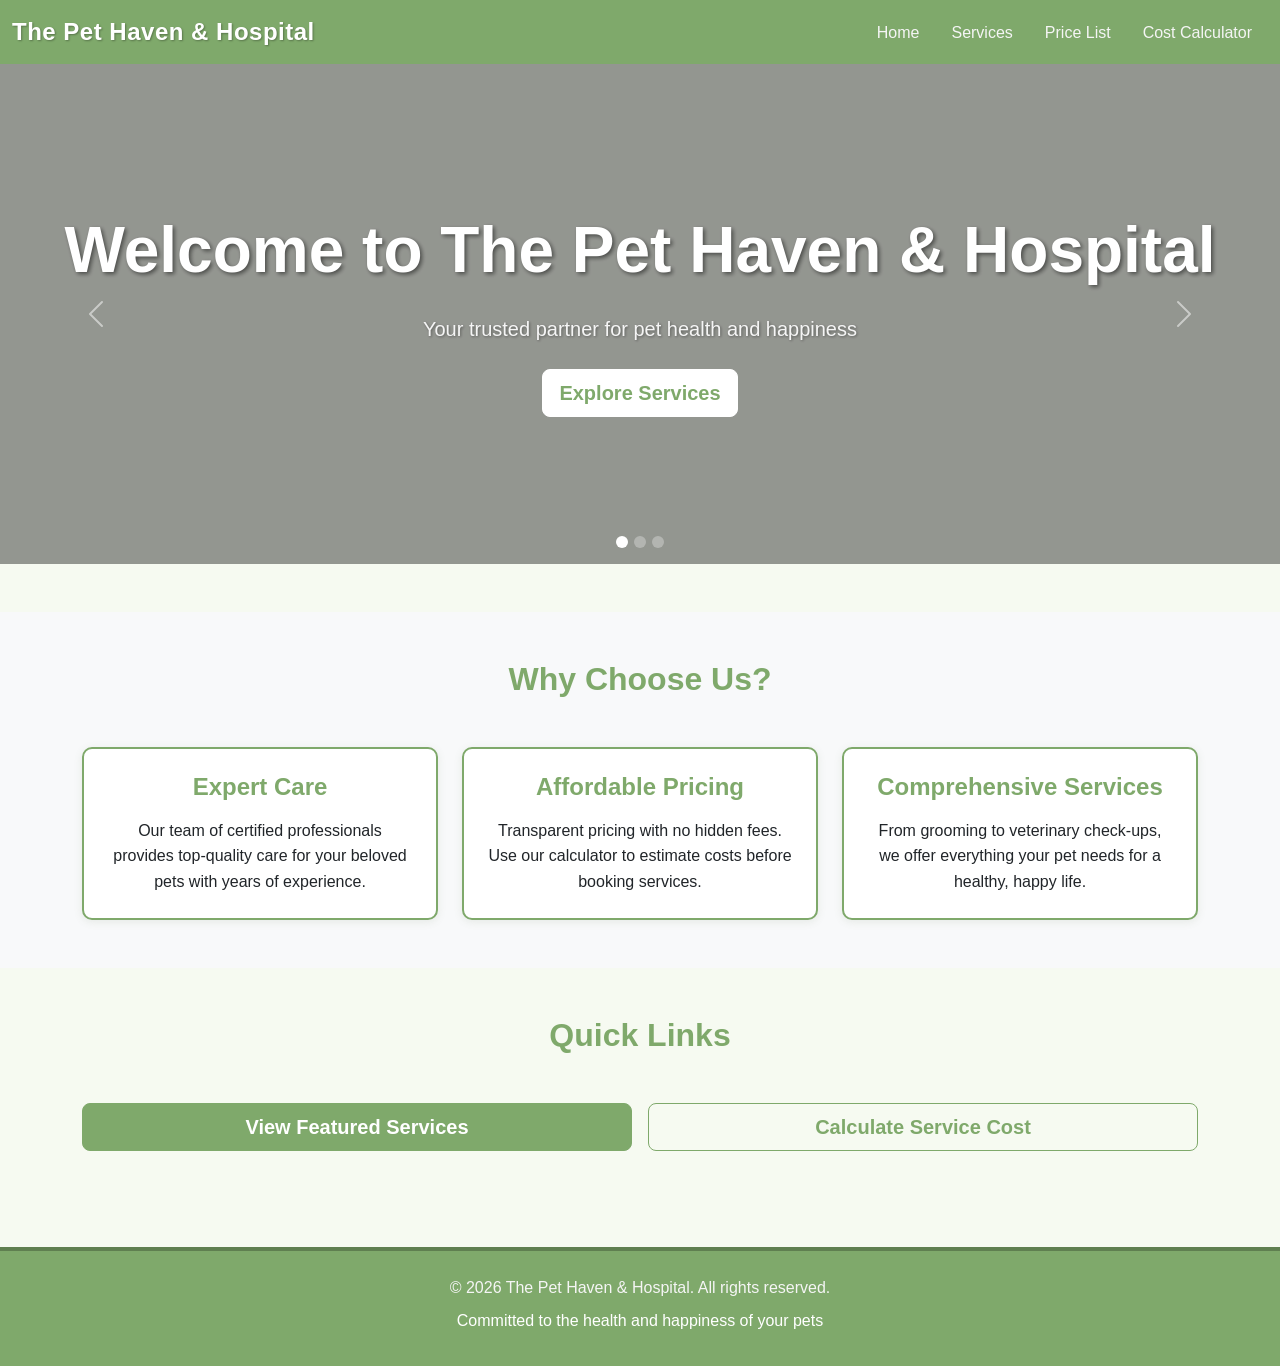
<file: index.html>
<!DOCTYPE html>
<html lang="en">
<head>
    <meta charset="UTF-8">
    <meta name="viewport" content="width=device-width, initial-scale=1.0">
    <title>The Pet Haven & Hospital | Home</title>
    <link href="https://cdn.jsdelivr.net/npm/bootstrap@5.3.0/dist/css/bootstrap.min.css" rel="stylesheet">
    <link rel="stylesheet" href="styles.css">
    <link rel="shortcut icon" href="favicon.png" type="image/png">
</head>
<body>
    <nav class="navbar navbar-expand-lg navbar-dark bg-primary">
        <div class="container-fluid">
            <a class="navbar-brand fw-bold" href="index.html">The Pet Haven & Hospital</a>
            <button class="navbar-toggler" type="button" data-bs-toggle="collapse" data-bs-target="#navbarNav">
                <span class="navbar-toggler-icon"></span>
            </button>
            <div class="collapse navbar-collapse" id="navbarNav">
                <ul class="navbar-nav ms-auto">
                    <li class="nav-item">
                        <a class="nav-link active" href="index.html">Home</a>
                    </li>
                    <li class="nav-item">
                        <a class="nav-link" href="services.html">Services</a>
                    </li>
                    <li class="nav-item">
                        <a class="nav-link" href="prices.html">Price List</a>
                    </li>
                    <li class="nav-item">
                        <a class="nav-link" href="calculator.html">Cost Calculator</a>
                    </li>
                </ul>
            </div>
        </div>
    </nav>

    <main role="main">
        <section class="carousel-section mb-5">
            <div id="heroCarousel" class="carousel slide" data-bs-ride="carousel">
                <div class="carousel-indicators">
                    <button type="button" data-bs-target="#heroCarousel" data-bs-slide-to="0" class="active"></button>
                    <button type="button" data-bs-target="#heroCarousel" data-bs-slide-to="1"></button>
                    <button type="button" data-bs-target="#heroCarousel" data-bs-slide-to="2"></button>
                </div>
                <div class="carousel-inner">
                    <div class="carousel-item active">
                        <div class="carousel-slide d-flex align-items-center justify-content-center">
                            <div class="text-center text-white">
                                <h1 class="display-3 fw-bold mb-4">Welcome to The Pet Haven & Hospital</h1>
                                <p class="lead mb-4">Your trusted partner for pet health and happiness</p>
                                <a href="services.html" class="btn btn-light btn-lg">Explore Services</a>
                            </div>
                        </div>
                    </div>
                    <div class="carousel-item professional-care">
                        <div class="carousel-slide d-flex align-items-center justify-content-center">
                            <div class="text-center text-white">
                                <h2 class="display-3 fw-bold mb-4">Professional Care</h2>
                                <p class="lead mb-4">Expert grooming and veterinary services</p>
                                <a href="prices.html" class="btn btn-light btn-lg">View Prices</a>
                            </div>
                        </div>
                    </div>
                    <div class="carousel-item calculate-your-costs">
                        <div class="carousel-slide d-flex align-items-center justify-content-center">
                            <div class="text-center text-white">
                                <h2 class="display-3 fw-bold mb-4">Calculate Your Costs</h2>
                                <p class="lead mb-4">Get instant pricing for your pet's needs</p>
                                <a href="calculator.html" class="btn btn-light btn-lg">Try Calculator</a>
                            </div>
                        </div>
                    </div>
                </div>
                <button class="carousel-control-prev" type="button" data-bs-target="#heroCarousel" data-bs-slide="prev">
                    <span class="carousel-control-prev-icon"></span>
                </button>
                <button class="carousel-control-next" type="button" data-bs-target="#heroCarousel" data-bs-slide="next">
                    <span class="carousel-control-next-icon"></span>
                </button>
            </div>
        </section>

        <section class="py-5 bg-light">
            <div class="container">
                <h2 class="text-center mb-5 text-primary fw-bold">Why Choose Us?</h2>
                <div class="row g-4">
                    <div class="col-md-4">
                        <div class="card border-primary h-100">
                            <div class="card-body text-center">
                                <h4 class="card-title text-primary mb-3">Expert Care</h4>
                                <p class="card-text">Our team of certified professionals provides top-quality care for your beloved pets with years of experience.</p>
                            </div>
                        </div>
                    </div>
                    <div class="col-md-4">
                        <div class="card border-primary h-100">
                            <div class="card-body text-center">
                                <h4 class="card-title text-primary mb-3">Affordable Pricing</h4>
                                <p class="card-text">Transparent pricing with no hidden fees. Use our calculator to estimate costs before booking services.</p>
                            </div>
                        </div>
                    </div>
                    <div class="col-md-4">
                        <div class="card border-primary h-100">
                            <div class="card-body text-center">
                                <h4 class="card-title text-primary mb-3">Comprehensive Services</h4>
                                <p class="card-text">From grooming to veterinary check-ups, we offer everything your pet needs for a healthy, happy life.</p>
                            </div>
                        </div>
                    </div>
                </div>
            </div>
        </section>

        <section class="py-5">
            <div class="container">
                <h2 class="text-center mb-5 text-primary fw-bold">Quick Links</h2>
                <div class="row g-3 text-center">
                    <div class="col-md-6">
                        <button class="btn btn-primary btn-lg w-100" data-bs-toggle="modal" data-bs-target="#serviceModal">
                            View Featured Services
                        </button>
                    </div>
                    <div class="col-md-6">
                        <a href="calculator.html" class="btn btn-outline-primary btn-lg w-100">
                            Calculate Service Cost
                        </a>
                    </div>
                </div>
            </div>
        </section>
    </main>

    <div class="modal fade" id="serviceModal" tabindex="-1">
        <div class="modal-dialog modal-lg">
            <div class="modal-content">
                <div class="modal-header bg-primary text-white">
                    <h5 class="modal-title">Featured Services</h5>
                    <button type="button" class="btn-close btn-close-white" data-bs-dismiss="modal"></button>
                </div>
                <div class="modal-body">
                    <ul class="list-unstyled">
                        <li class="mb-3 pb-3 border-bottom">
                            <strong>Professional Grooming</strong> - $35-60 depending on pet size and breed
                        </li>
                        <li class="mb-3 pb-3 border-bottom">
                            <strong>Veterinary Check-up</strong> - $50 standard consultation
                        </li>
                        <li class="mb-3 pb-3 border-bottom">
                            <strong>Bath & Nail Trim</strong> - $30-45
                        </li>
                        <li>
                            <strong>Vaccination Services</strong> - $25-40 per vaccination
                        </li>
                    </ul>
                </div>
                <div class="modal-footer">
                    <button type="button" class="btn btn-secondary" data-bs-dismiss="modal">Close</button>
                    <a href="prices.html" class="btn btn-primary">View Full Price List</a>
                </div>
            </div>
        </div>
    </div>

    <footer class="text-white py-4 mt-5">
        <div class="container text-center">
            <p class="mb-2">&copy; 2026 The Pet Haven & Hospital. All rights reserved.</p>
            <p class="text-white">Committed to the health and happiness of your pets</p>
        </div>
    </footer>

    <script src="https://cdn.jsdelivr.net/npm/bootstrap@5.3.0/dist/js/bootstrap.bundle.min.js"></script>
    <script src="script.js"></script>
</body>
</html>
</file>
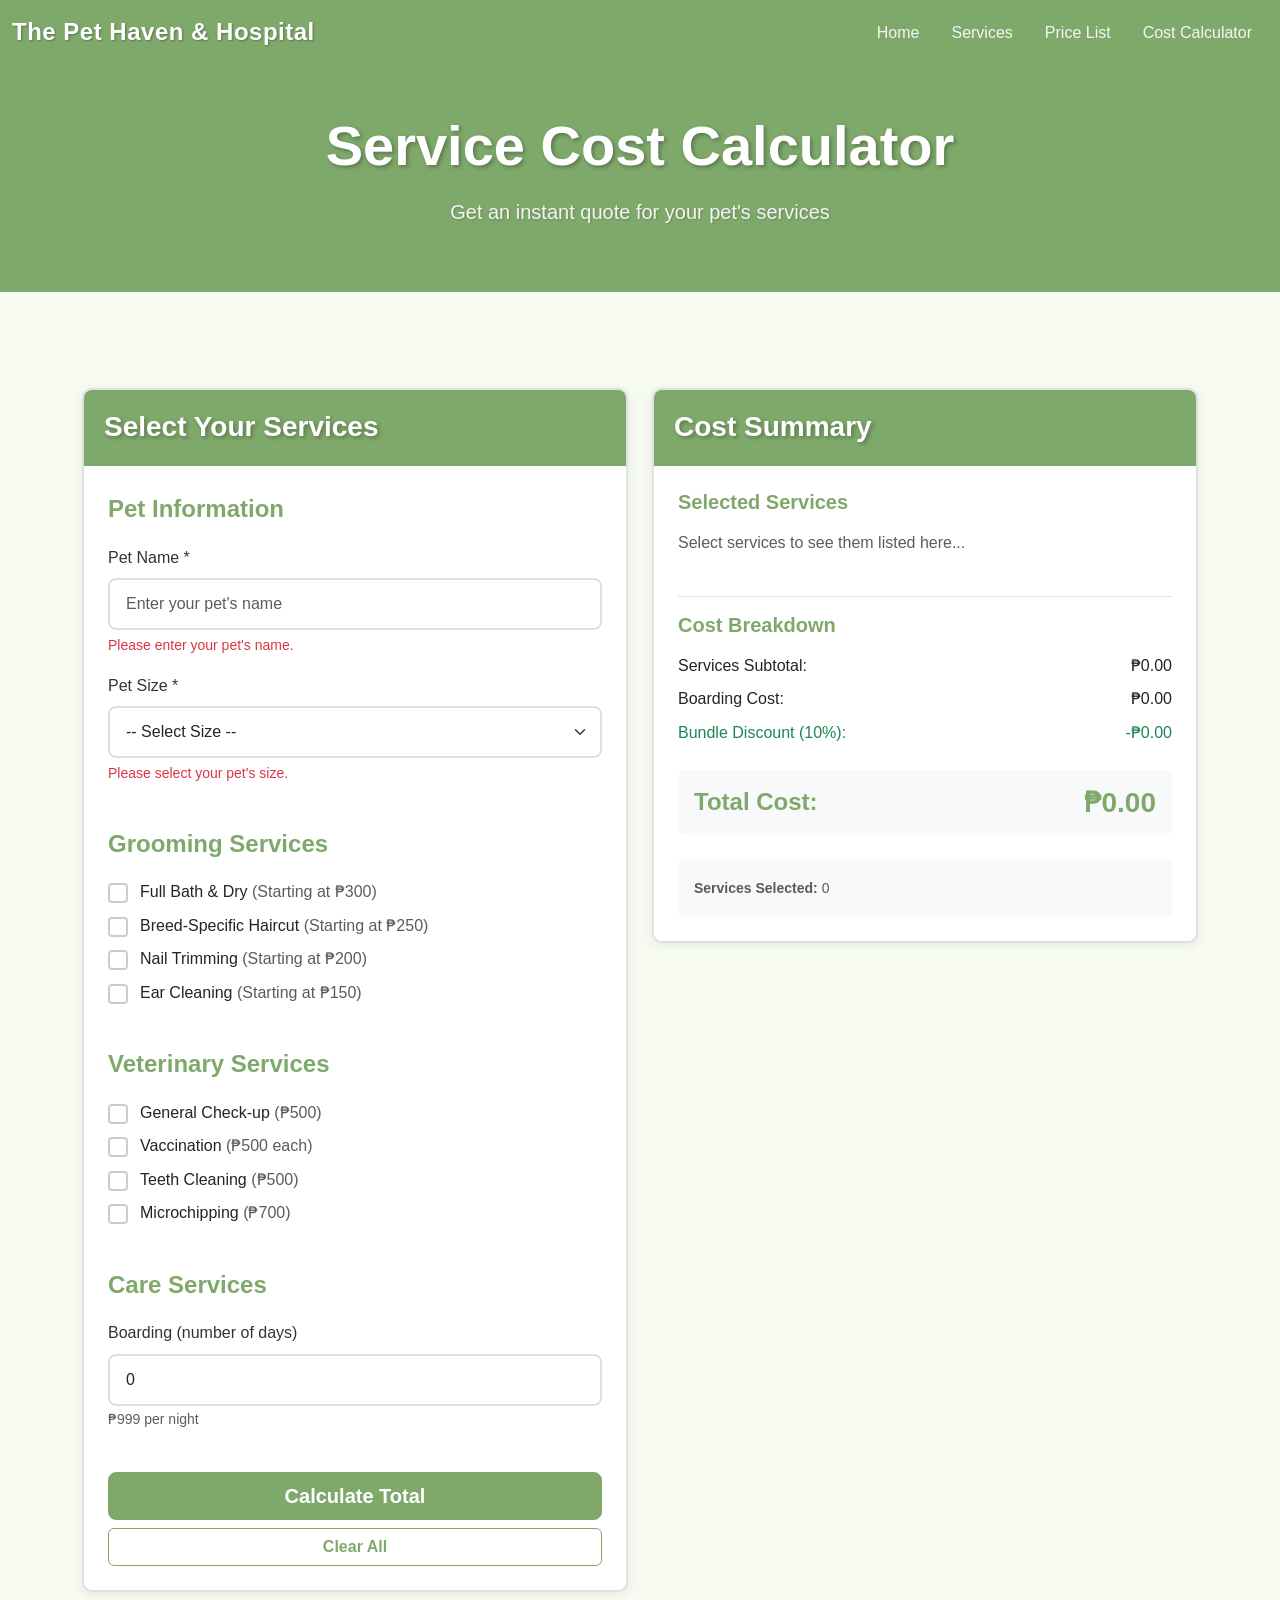
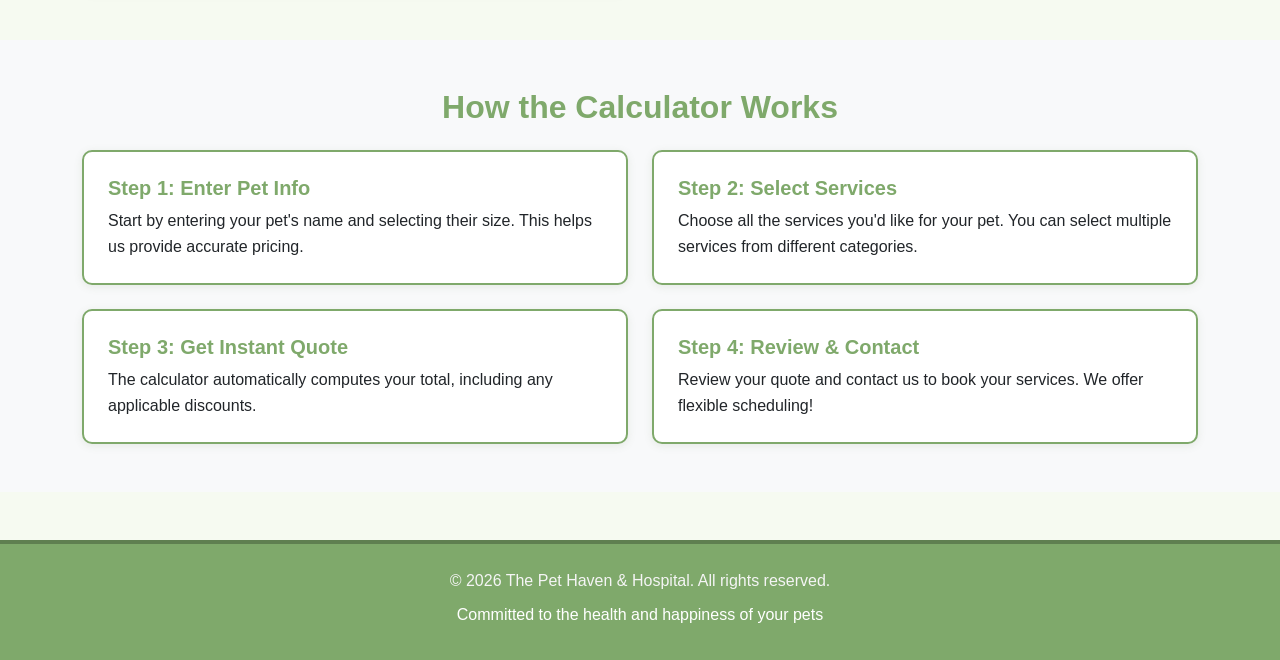
<file: calculator.html>
<!DOCTYPE html>
<html lang="en">
<head>
    <meta charset="UTF-8">
    <meta name="viewport" content="width=device-width, initial-scale=1.0">
    <title>Cost Calculator | The Pet Haven & Hospital</title>
    <link href="https://cdn.jsdelivr.net/npm/bootstrap@5.3.0/dist/css/bootstrap.min.css" rel="stylesheet">
    <link rel="stylesheet" href="styles.css">
    <link rel="shortcut icon" href="favicon.png" type="image/png">
</head>
<body>
    <nav class="navbar navbar-expand-lg navbar-dark bg-primary">
        <div class="container-fluid">
            <a class="navbar-brand fw-bold" href="index.html">The Pet Haven & Hospital</a>
            <button class="navbar-toggler" type="button" data-bs-toggle="collapse" data-bs-target="#navbarNav">
                <span class="navbar-toggler-icon"></span>
            </button>
            <div class="collapse navbar-collapse" id="navbarNav">
                <ul class="navbar-nav ms-auto">
                    <li class="nav-item">
                        <a class="nav-link" href="index.html">Home</a>
                    </li>
                    <li class="nav-item">
                        <a class="nav-link" href="services.html">Services</a>
                    </li>
                    <li class="nav-item">
                        <a class="nav-link" href="prices.html">Price List</a>
                    </li>
                    <li class="nav-item">
                        <a class="nav-link active" href="calculator.html">Cost Calculator</a>
                    </li>
                </ul>
            </div>
        </div>
    </nav>

    <main role="main">
        <section class="bg-primary text-white py-5 mb-5">
            <div class="container text-center">
                <h1 class="display-4 fw-bold mb-3">Service Cost Calculator</h1>
                <p class="lead">Get an instant quote for your pet's services</p>
            </div>
        </section>

        <section class="py-5">
            <div class="container">
                <div class="row g-4">
                    <div class="col-lg-6">
                        <article class="card">
                            <div class="card-header bg-primary text-white">
                                <h3 class="card-title mb-0">Select Your Services</h3>
                            </div>
                            <div class="card-body">
                                <form id="calculatorForm" novalidate>
                                    <fieldset class="mb-4">
                                        <legend class="form-label fw-bold text-primary mb-3">Pet Information</legend>
                                        
                                        <div class="mb-3">
                                            <label for="petName" class="form-label">Pet Name *</label>
                                            <input type="text" class="form-control" id="petName" name="petName" required placeholder="Enter your pet's name">
                                            <div class="invalid-feedback">
                                                Please enter your pet's name.
                                            </div>
                                        </div>

                                        <div class="mb-3">
                                            <label for="petSize" class="form-label">Pet Size *</label>
                                            <select class="form-select" id="petSize" name="petSize" required>
                                                <option value="">-- Select Size --</option>
                                                <option value="small">Small (Under 15 lbs)</option>
                                                <option value="medium">Medium (15-50 lbs)</option>
                                                <option value="large">Large (Over 50 lbs)</option>
                                            </select>
                                            <div class="invalid-feedback">
                                                Please select your pet's size.
                                            </div>
                                        </div>
                                    </fieldset>

                                    <fieldset class="mb-4">
                                        <legend class="form-label fw-bold text-primary mb-3">Grooming Services</legend>
                                        
                                        <div class="form-check mb-2">
                                            <input class="form-check-input service-checkbox" type="checkbox" id="bathService" name="services" value="bath" data-price-small="300" data-price-medium="400" data-price-large="500" data-price="300">
                                            <label class="form-check-label" for="bathService">
                                                Full Bath & Dry <span class="text-muted">(Starting at ₱300)</span>
                                            </label>
                                        </div>

                                        <div class="form-check mb-2">
                                            <input class="form-check-input service-checkbox" type="checkbox" id="haircut" name="services" value="haircut" data-price-small="250" data-price-medium="350" data-price-large="450" data-price="250">
                                            <label class="form-check-label" for="haircut">
                                                Breed-Specific Haircut <span class="text-muted">(Starting at ₱250)</span>
                                            </label>
                                        </div>

                                        <div class="form-check mb-2">
                                            <input class="form-check-input service-checkbox" type="checkbox" id="nailTrim" name="services" value="nails" data-price-small="200" data-price-medium="300" data-price-large="400" data-price="200">
                                            <label class="form-check-label" for="nailTrim">
                                                Nail Trimming <span class="text-muted">(Starting at ₱200)</span>
                                            </label>
                                        </div>

                                        <div class="form-check mb-3">
                                            <input class="form-check-input service-checkbox" type="checkbox" id="earClean" name="services" value="ears" data-price-small="150" data-price-medium="200" data-price-large="250" data-price="150">
                                            <label class="form-check-label" for="earClean">
                                                Ear Cleaning <span class="text-muted">(Starting at ₱150)</span>
                                            </label>
                                        </div>
                                    </fieldset>

                                    <fieldset class="mb-4">
                                        <legend class="form-label fw-bold text-primary mb-3">Veterinary Services</legend>
                                        
                                        <div class="form-check mb-2">
                                            <input class="form-check-input service-checkbox" type="checkbox" id="checkup" name="services" value="checkup" data-price="500">
                                            <label class="form-check-label" for="checkup">
                                                General Check-up <span class="text-muted">(₱500)</span>
                                            </label>
                                        </div>

                                        <div class="form-check mb-2">
                                            <input class="form-check-input service-checkbox" type="checkbox" id="vaccination" name="services" value="vaccination" data-price="500">
                                            <label class="form-check-label" for="vaccination">
                                                Vaccination <span class="text-muted">(₱500 each)</span>
                                            </label>
                                        </div>

                                        <div class="form-check mb-2">
                                            <input class="form-check-input service-checkbox" type="checkbox" id="teethCleaning" name="services" value="teeth" data-price="500">
                                            <label class="form-check-label" for="teethCleaning">
                                                Teeth Cleaning <span class="text-muted">(₱500)</span>
                                            </label>
                                        </div>

                                        <div class="form-check mb-3">
                                            <input class="form-check-input service-checkbox" type="checkbox" id="microchip" name="services" value="microchip" data-price="700">
                                            <label class="form-check-label" for="microchip">
                                                Microchipping <span class="text-muted">(₱700)</span>
                                            </label>
                                        </div>
                                    </fieldset>

                                    <fieldset class="mb-4">
                                        <legend class="form-label fw-bold text-primary mb-3">Care Services</legend>
                                        
                                        <div class="mb-3">
                                            <label for="boardingDays" class="form-label">Boarding (number of days)</label>
                                            <input type="number" class="form-control" id="boardingDays" name="boardingDays" min="0" value="0" placeholder="0">
                                            <small class="text-muted">₱999 per night</small>
                                        </div>

                                    </fieldset>

                                    <div class="d-grid gap-2">
                                        <button type="submit" class="btn btn-primary btn-lg">Calculate Total</button>
                                        <button type="reset" class="btn btn-outline-secondary">Clear All</button>
                                    </div>
                                </form>
                            </div>
                        </article>
                    </div>

                    <div class="col-lg-6">
                        <article class="card position-sticky" style="top: 20px;">
                            <div class="card-header bg-primary text-white">
                                <h3 class="card-title mb-0">Cost Summary</h3>
                            </div>
                            <div class="card-body">
                                <section class="mb-4">
                                    <h5 class="text-primary fw-bold mb-3">Selected Services</h5>
                                    <div id="selectedServices" class="list-group list-group-flush">
                                        <p class="text-muted">Select services to see them listed here...</p>
                                    </div>
                                </section>

                                <section class="mb-4 pt-3 border-top">
                                    <h5 class="text-primary fw-bold mb-3">Cost Breakdown</h5>
                                    <div class="d-flex justify-content-between mb-2">
                                        <span>Services Subtotal:</span>
                                        <span id="subtotal">₱0.00</span>
                                    </div>
                                    <div class="d-flex justify-content-between mb-2">
                                        <span>Boarding Cost:</span>
                                        <span id="boardingCost">₱0.00</span>
                                    </div>
                                    <div class="d-flex justify-content-between mb-3" id="discountRow" style="display: none;">
                                        <span class="text-success">Bundle Discount (10%):</span>
                                        <span id="discountAmount" class="text-success">-₱0.00</span>
                                    </div>
                                </section>

                                <section class="p-3 bg-light rounded mb-4">
                                    <div class="d-flex justify-content-between align-items-center">
                                        <h4 class="mb-0 text-primary fw-bold">Total Cost:</h4>
                                        <h3 class="mb-0 text-primary fw-bold" id="totalCost">₱0.00</h3>
                                    </div>
                                </section>
                                <section id="petInfoDisplay" style="display: none;" class="mb-4 p-3 bg-info bg-opacity-10 rounded">
                                    <h5 class="text-primary fw-bold mb-2">Pet Information</h5>
                                    <p class="mb-1"><strong>Name:</strong> <span id="displayPetName">-</span></p>
                                    <p class="mb-0"><strong>Size:</strong> <span id="displayPetSize">-</span></p>
                                </section>

                                <section class="p-3 bg-light rounded">
                                    <small class="text-muted">
                                        <strong>Services Selected:</strong> <span id="serviceCount">0</span>
                                    </small>
                                </section>
                            </div>
                        </article>
                    </div>
                </div>
            </div>
        </section>

        <section class="py-5 bg-light">
            <div class="container">
                <h2 class="text-primary fw-bold mb-4 text-center">How the Calculator Works</h2>
                <div class="row g-4">
                    <div class="col-md-6">
                        <div class="card border-primary h-100">
                            <div class="card-body">
                                <h5 class="card-title text-primary fw-bold">Step 1: Enter Pet Info</h5>
                                <p class="card-text">Start by entering your pet's name and selecting their size. This helps us provide accurate pricing.</p>
                            </div>
                        </div>
                    </div>
                    <div class="col-md-6">
                        <div class="card border-primary h-100">
                            <div class="card-body">
                                <h5 class="card-title text-primary fw-bold">Step 2: Select Services</h5>
                                <p class="card-text">Choose all the services you'd like for your pet. You can select multiple services from different categories.</p>
                            </div>
                        </div>
                    </div>
                    <div class="col-md-6">
                        <div class="card border-primary h-100">
                            <div class="card-body">
                                <h5 class="card-title text-primary fw-bold">Step 3: Get Instant Quote</h5>
                                <p class="card-text">The calculator automatically computes your total, including any applicable discounts.</p>
                            </div>
                        </div>
                    </div>
                    <div class="col-md-6">
                        <div class="card border-primary h-100">
                            <div class="card-body">
                                <h5 class="card-title text-primary fw-bold">Step 4: Review & Contact</h5>
                                <p class="card-text">Review your quote and contact us to book your services. We offer flexible scheduling!</p>
                            </div>
                        </div>
                    </div>
                </div>
            </div>
        </section>
    </main>

    <footer class="text-white py-4 mt-5">
        <div class="container text-center">
            <p class="mb-2">&copy; 2026 The Pet Haven & Hospital. All rights reserved.</p>
            <p class="text-white">Committed to the health and happiness of your pets</p>
        </div>
    </footer>

    <script src="https://cdn.jsdelivr.net/npm/bootstrap@5.3.0/dist/js/bootstrap.bundle.min.js"></script>
    <script src="script.js"></script>
</body>
</html>
</file>
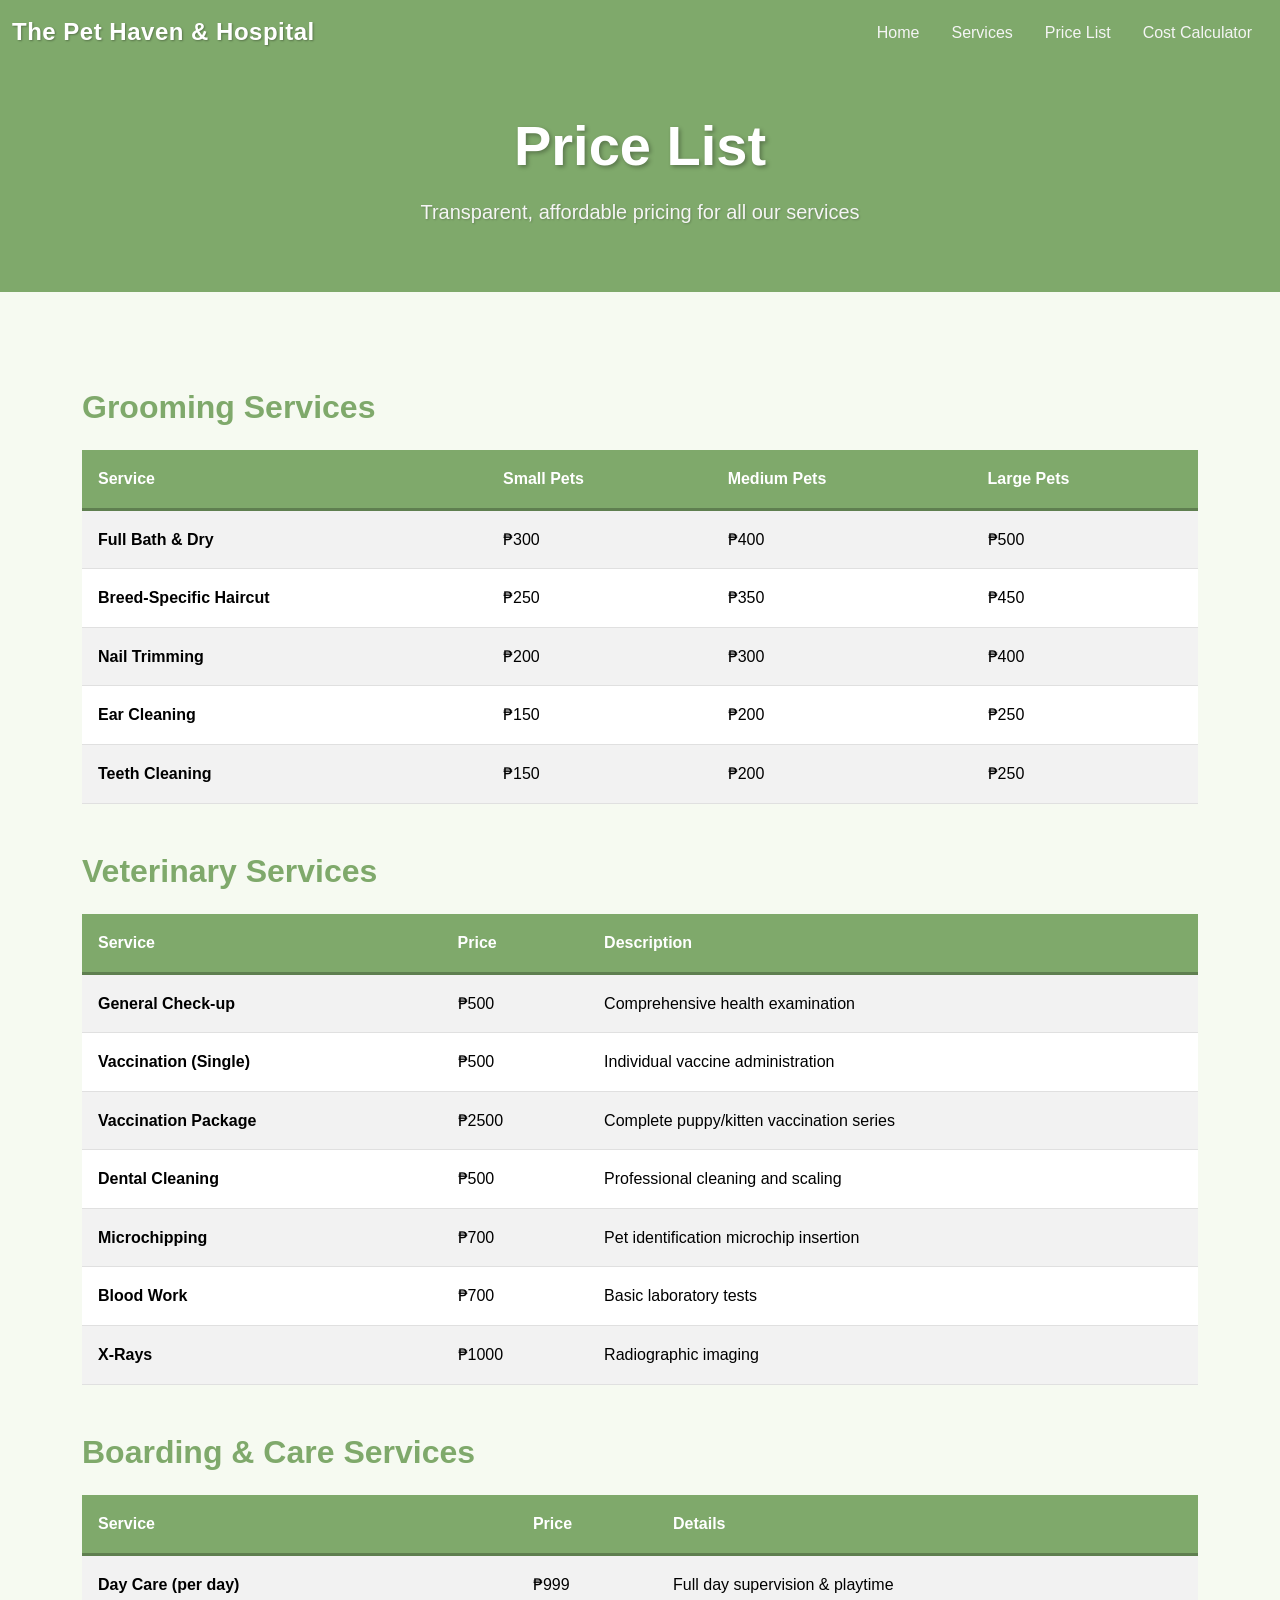
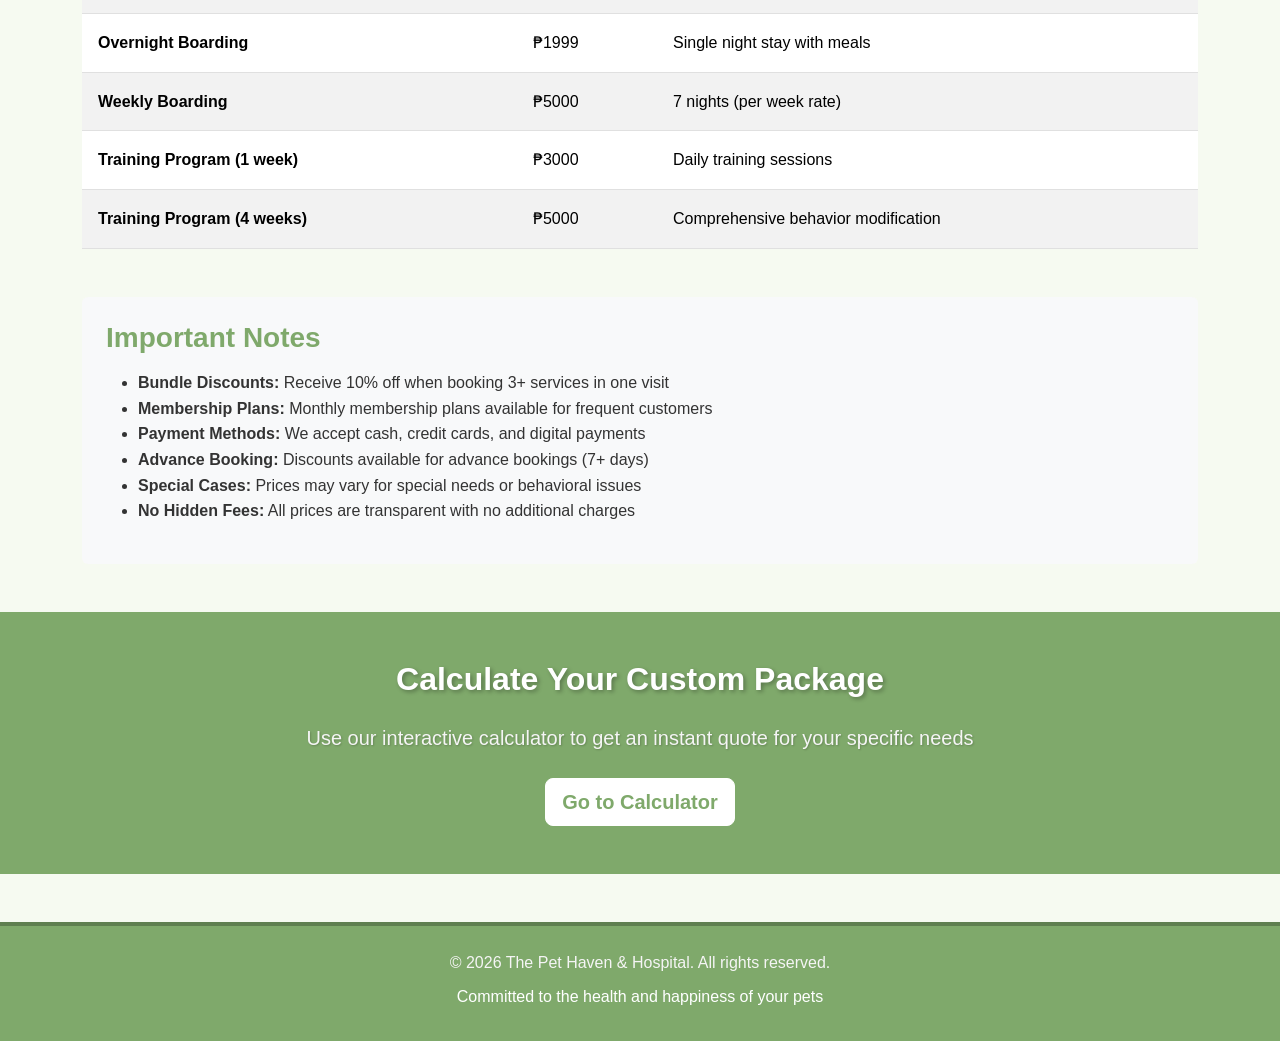
<file: prices.html>
<!DOCTYPE html>
<html lang="en">
<head>
    <meta charset="UTF-8">
    <meta name="viewport" content="width=device-width, initial-scale=1.0">
    <title>Price List | The Pet Haven & Hospital</title>
    <link href="https://cdn.jsdelivr.net/npm/bootstrap@5.3.0/dist/css/bootstrap.min.css" rel="stylesheet">
    <link rel="stylesheet" href="styles.css">
    <link rel="shortcut icon" href="favicon.png" type="image/png">
</head>
<body>
    <nav class="navbar navbar-expand-lg navbar-dark bg-primary">
        <div class="container-fluid">
            <a class="navbar-brand fw-bold" href="index.html">The Pet Haven & Hospital</a>
            <button class="navbar-toggler" type="button" data-bs-toggle="collapse" data-bs-target="#navbarNav">
                <span class="navbar-toggler-icon"></span>
            </button>
            <div class="collapse navbar-collapse" id="navbarNav">
                <ul class="navbar-nav ms-auto">
                    <li class="nav-item">
                        <a class="nav-link" href="index.html">Home</a>
                    </li>
                    <li class="nav-item">
                        <a class="nav-link" href="services.html">Services</a>
                    </li>
                    <li class="nav-item">
                        <a class="nav-link active" href="prices.html">Price List</a>
                    </li>
                    <li class="nav-item">
                        <a class="nav-link" href="calculator.html">Cost Calculator</a>
                    </li>
                </ul>
            </div>
        </div>
    </nav>

    <main role="main">
        <section class="bg-primary text-white py-5 mb-5">
            <div class="container text-center">
                <h1 class="display-4 fw-bold mb-3">Price List</h1>
                <p class="lead">Transparent, affordable pricing for all our services</p>
            </div>
        </section>

        <section class="py-5">
            <div class="container">
                <article class="mb-5">
                    <h2 class="text-primary fw-bold mb-4">Grooming Services</h2>
                    <div class="table-responsive">
                        <table class="table table-hover table-striped">
                            <thead class="table-primary">
                                <tr>
                                    <th scope="col">Service</th>
                                    <th scope="col">Small Pets</th>
                                    <th scope="col">Medium Pets</th>
                                    <th scope="col">Large Pets</th>
                                </tr>
                            </thead>
                            <tbody>
                                <tr>
                                    <td><strong>Full Bath & Dry</strong></td>
                                    <td>₱300</td>
                                    <td>₱400</td>
                                    <td>₱500</td>
                                </tr>
                                <tr>
                                    <td><strong>Breed-Specific Haircut</strong></td>
                                    <td>₱250</td>
                                    <td>₱350</td>
                                    <td>₱450</td>
                                </tr>
                                <tr>
                                    <td><strong>Nail Trimming</strong></td>
                                    <td>₱200</td>
                                    <td>₱300</td>
                                    <td>₱400</td>
                                </tr>
                                <tr>
                                    <td><strong>Ear Cleaning</strong></td>
                                    <td>₱150</td>
                                    <td>₱200</td>
                                    <td>₱250</td>
                                </tr>
                                <tr>
                                    <td><strong>Teeth Cleaning</strong></td>
                                    <td>₱150</td>
                                    <td>₱200</td>
                                    <td>₱250</td>
                                </tr>
                            </tbody>
                        </table>
                    </div>
                </article>

                <article class="mb-5">
                    <h2 class="text-primary fw-bold mb-4">Veterinary Services</h2>
                    <div class="table-responsive">
                        <table class="table table-hover table-striped">
                            <thead class="table-primary">
                                <tr>
                                    <th scope="col">Service</th>
                                    <th scope="col">Price</th>
                                    <th scope="col">Description</th>
                                </tr>
                            </thead>
                            <tbody>
                                <tr>
                                    <td><strong>General Check-up</strong></td>
                                    <td>₱500</td>
                                    <td>Comprehensive health examination</td>
                                </tr>
                                <tr>
                                    <td><strong>Vaccination (Single)</strong></td>
                                    <td>₱500</td>
                                    <td>Individual vaccine administration</td>
                                </tr>
                                <tr>
                                    <td><strong>Vaccination Package</strong></td>
                                    <td>₱2500</td>
                                    <td>Complete puppy/kitten vaccination series</td>
                                </tr>
                                <tr>
                                    <td><strong>Dental Cleaning</strong></td>
                                    <td>₱500</td>
                                    <td>Professional cleaning and scaling</td>
                                </tr>
                                <tr>
                                    <td><strong>Microchipping</strong></td>
                                    <td>₱700</td>
                                    <td>Pet identification microchip insertion</td>
                                </tr>
                                <tr>
                                    <td><strong>Blood Work</strong></td>
                                    <td>₱700</td>
                                    <td>Basic laboratory tests</td>
                                </tr>
                                <tr>
                                    <td><strong>X-Rays</strong></td>
                                    <td>₱1000</td>
                                    <td>Radiographic imaging</td>
                                </tr>
                            </tbody>
                        </table>
                    </div>
                </article>

                <article class="mb-5">
                    <h2 class="text-primary fw-bold mb-4">Boarding & Care Services</h2>
                    <div class="table-responsive">
                        <table class="table table-hover table-striped">
                            <thead class="table-primary">
                                <tr>
                                    <th scope="col">Service</th>
                                    <th scope="col">Price</th>
                                    <th scope="col">Details</th>
                                </tr>
                            </thead>
                            <tbody>
                                <tr>
                                    <td><strong>Day Care (per day)</strong></td>
                                    <td>₱999</td>
                                    <td>Full day supervision & playtime</td>
                                </tr>
                                <tr>
                                    <td><strong>Overnight Boarding</strong></td>
                                    <td>₱1999</td>
                                    <td>Single night stay with meals</td>
                                </tr>
                                <tr>
                                    <td><strong>Weekly Boarding</strong></td>
                                    <td>₱5000</td>
                                    <td>7 nights (per week rate)</td>
                                </tr>
                                <tr>
                                    <td><strong>Training Program (1 week)</strong></td>
                                    <td>₱3000</td>
                                    <td>Daily training sessions</td>
                                </tr>
                                <tr>
                                    <td><strong>Training Program (4 weeks)</strong></td>
                                    <td>₱5000</td>
                                    <td>Comprehensive behavior modification</td>
                                </tr>
                            </tbody>
                        </table>
                    </div>
                </article>


                <article class="bg-light p-4 rounded">
                    <h3 class="text-primary fw-bold mb-3">Important Notes</h3>
                    <ul>
                        <li><strong>Bundle Discounts:</strong> Receive 10% off when booking 3+ services in one visit</li>
                        <li><strong>Membership Plans:</strong> Monthly membership plans available for frequent customers</li>
                        <li><strong>Payment Methods:</strong> We accept cash, credit cards, and digital payments</li>
                        <li><strong>Advance Booking:</strong> Discounts available for advance bookings (7+ days)</li>
                        <li><strong>Special Cases:</strong> Prices may vary for special needs or behavioral issues</li>
                        <li><strong>No Hidden Fees:</strong> All prices are transparent with no additional charges</li>
                    </ul>
                </article>
            </div>
        </section>

        <section class="py-5 bg-primary text-white text-center">
            <div class="container">
                <h2 class="fw-bold mb-4">Calculate Your Custom Package</h2>
                <p class="lead mb-4">Use our interactive calculator to get an instant quote for your specific needs</p>
                <a href="calculator.html" class="btn btn-light btn-lg">Go to Calculator</a>
            </div>
        </section>
    </main>

    <footer class="text-white py-4 mt-5">
        <div class="container text-center">
            <p class="mb-2">&copy; 2026 The Pet Haven & Hospital. All rights reserved.</p>
            <p class="text-white">Committed to the health and happiness of your pets</p>
        </div>
    </footer>

    <script src="https://cdn.jsdelivr.net/npm/bootstrap@5.3.0/dist/js/bootstrap.bundle.min.js"></script>
    <script src="script.js"></script>
</body>
</html>
</file>
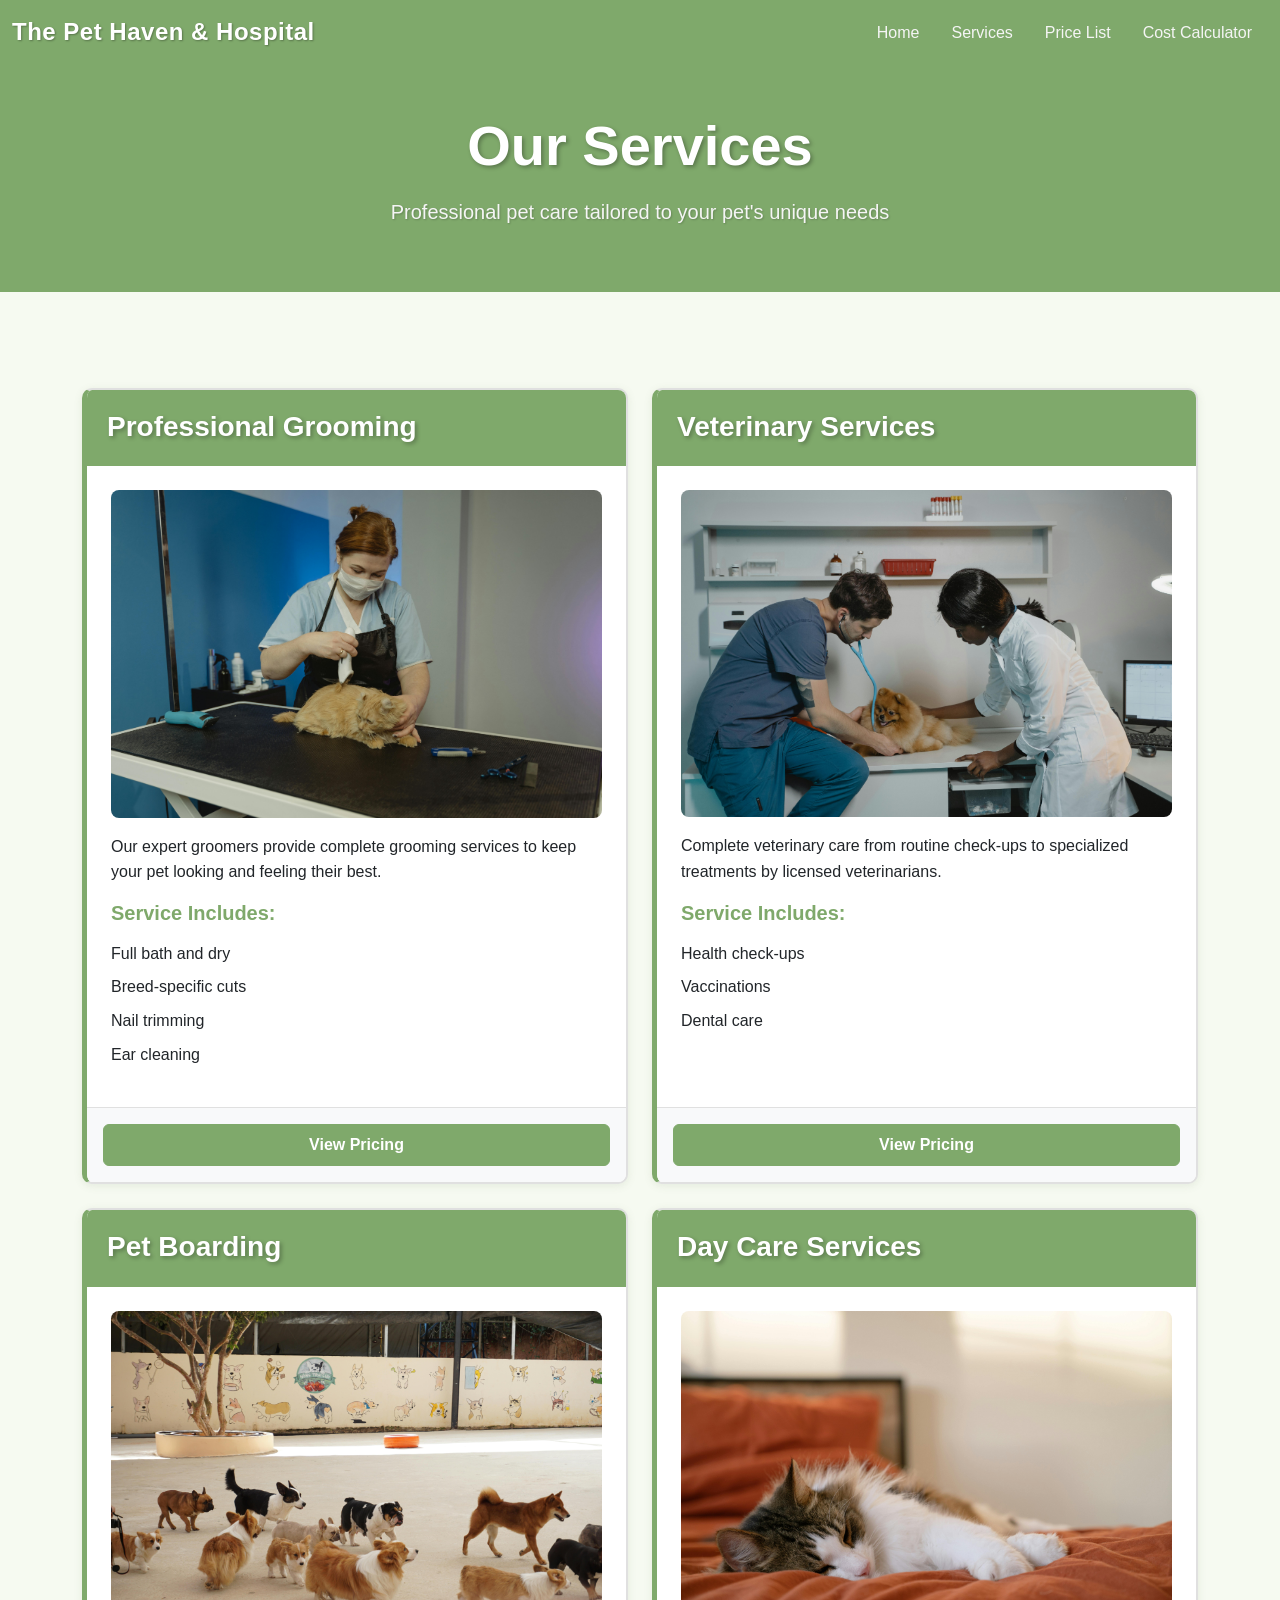
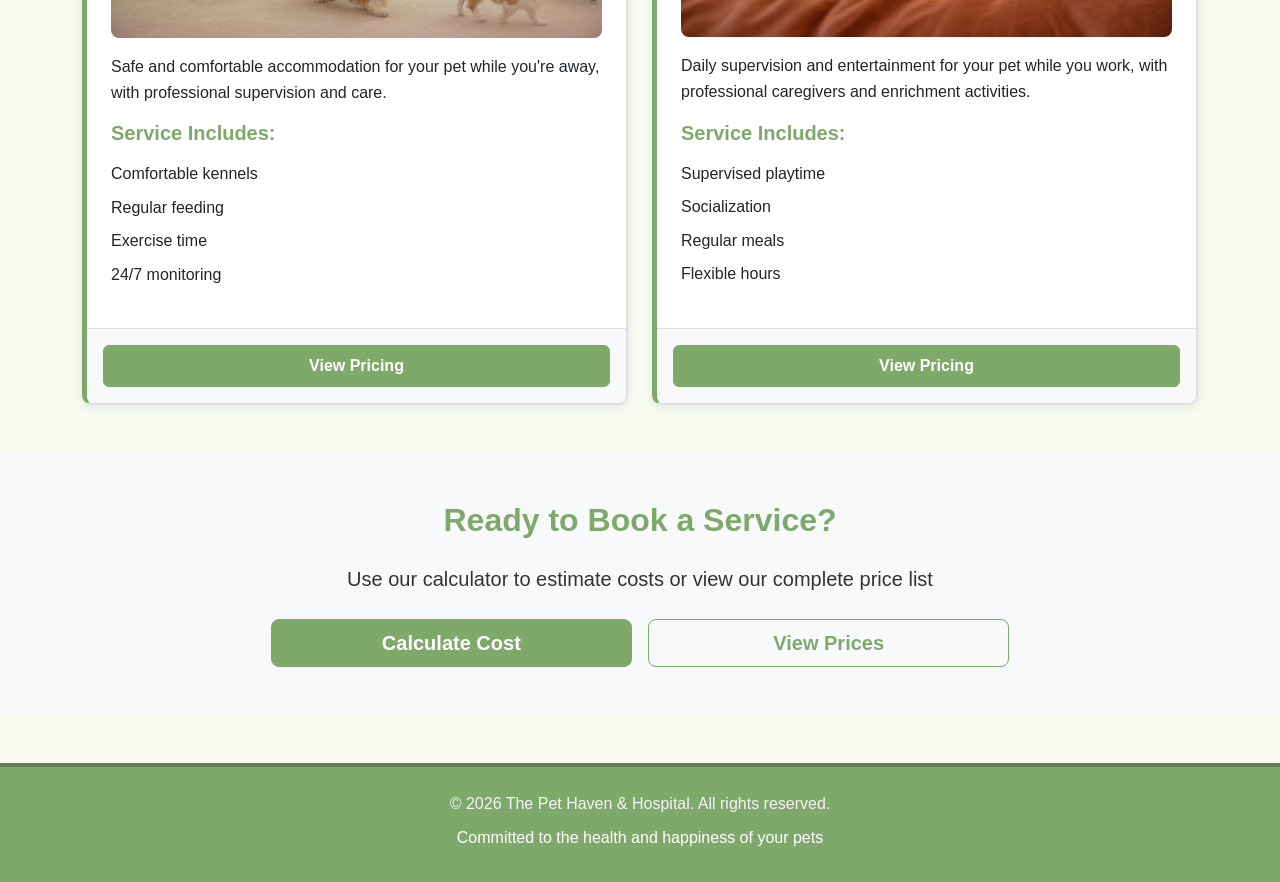
<file: services.html>
<!DOCTYPE html>
<html lang="en">
<head>
    <meta charset="UTF-8">
    <meta name="viewport" content="width=device-width, initial-scale=1.0">
    <title>Services | The Pet Haven & Hospital</title>
    <link href="https://cdn.jsdelivr.net/npm/bootstrap@5.3.0/dist/css/bootstrap.min.css" rel="stylesheet">
    <link rel="stylesheet" href="styles.css">
    <link rel="shortcut icon" href="favicon.png" type="image/png">
</head>
<body>
    <nav class="navbar navbar-expand-lg navbar-dark bg-primary">
        <div class="container-fluid">
            <a class="navbar-brand fw-bold" href="index.html">The Pet Haven & Hospital</a>
            <button class="navbar-toggler" type="button" data-bs-toggle="collapse" data-bs-target="#navbarNav">
                <span class="navbar-toggler-icon"></span>
            </button>
            <div class="collapse navbar-collapse" id="navbarNav">
                <ul class="navbar-nav ms-auto">
                    <li class="nav-item">
                        <a class="nav-link" href="index.html">Home</a>
                    </li>
                    <li class="nav-item">
                        <a class="nav-link active" href="services.html">Services</a>
                    </li>
                    <li class="nav-item">
                        <a class="nav-link" href="prices.html">Price List</a>
                    </li>
                    <li class="nav-item">
                        <a class="nav-link" href="calculator.html">Cost Calculator</a>
                    </li>
                </ul>
            </div>
        </div>
    </nav>

    <main role="main">
        <section class="bg-primary text-white py-5 mb-5">
            <div class="container text-center">
                <h1 class="display-4 fw-bold mb-3">Our Services</h1>
                <p class="lead">Professional pet care tailored to your pet's unique needs</p>
            </div>
        </section>

        <section class="py-5">
            <div class="container">
                <div class="row g-4">
                    <div class="col-lg-6">
                        <article class="card h-100 service-card">
                            <div class="card-header bg-primary text-white">
                                <h3 class="card-title mb-0">Professional Grooming</h3>
                            </div>
                            <div class="card-body">
                                <img src="professional-grooming.jpg" alt="Professional Grooming" class="card-service-img">
                                <p class="card-text">Our expert groomers provide complete grooming services to keep your pet looking and feeling their best.</p>
                                <h5 class="text-primary mt-3 mb-3">Service Includes:</h5>
                                <ul class="list-unstyled">
                                    <li class="mb-2">Full bath and dry</li>
                                    <li class="mb-2">Breed-specific cuts</li>
                                    <li class="mb-2">Nail trimming</li>
                                    <li class="mb-2">Ear cleaning</li>
                                </ul>
                            </div>
                            <div class="card-footer bg-light">
                                <a href="prices.html" class="btn btn-primary w-100">View Pricing</a>
                            </div>
                        </article>
                    </div>

                    <div class="col-lg-6">
                        <article class="card h-100 service-card">
                            <div class="card-header bg-primary text-white">
                                <h3 class="card-title mb-0">Veterinary Services</h3>
                            </div>
                            <div class="card-body">
                                <img src="veterinary-services.jpg" alt="Veterinary Services" class="card-service-img">
                                <p class="card-text">Complete veterinary care from routine check-ups to specialized treatments by licensed veterinarians.</p>
                                <h5 class="text-primary mt-3 mb-3">Service Includes:</h5>
                                <ul class="list-unstyled">
                                    <li class="mb-2">Health check-ups</li>
                                    <li class="mb-2">Vaccinations</li>
                                    <li class="mb-2">Dental care</li>
                                </ul>
                            </div>
                            <div class="card-footer bg-light">
                                <a href="prices.html" class="btn btn-primary w-100">View Pricing</a>
                            </div>
                        </article>
                    </div>

                    <div class="col-lg-6">
                        <article class="card h-100 service-card">
                            <div class="card-header bg-primary text-white">
                                <h3 class="card-title mb-0">Pet Boarding</h3>
                            </div>
                            <div class="card-body">
                                <img src="pet-boarding.jpg" alt="Pet Boarding" class="card-service-img">
                                <p class="card-text">Safe and comfortable accommodation for your pet while you're away, with professional supervision and care.</p>
                                <h5 class="text-primary mt-3 mb-3">Service Includes:</h5>
                                <ul class="list-unstyled">
                                    <li class="mb-2">Comfortable kennels</li>
                                    <li class="mb-2">Regular feeding</li>
                                    <li class="mb-2">Exercise time</li>
                                    <li class="mb-2">24/7 monitoring</li>
                                </ul>
                            </div>
                            <div class="card-footer bg-light">
                                <a href="prices.html" class="btn btn-primary w-100">View Pricing</a>
                            </div>
                        </article>
                    </div>

                    <div class="col-lg-6">
                        <article class="card h-100 service-card">
                            <div class="card-header bg-primary text-white">
                                <h3 class="card-title mb-0">Day Care Services</h3>
                            </div>
                            <div class="card-body">
                                <img src="day-care-services.jpg" alt="Day Care Services" class="card-service-img">
                                <p class="card-text">Daily supervision and entertainment for your pet while you work, with professional caregivers and enrichment activities.</p>
                                <h5 class="text-primary mt-3 mb-3">Service Includes:</h5>
                                <ul class="list-unstyled">
                                    <li class="mb-2">Supervised playtime</li>
                                    <li class="mb-2">Socialization</li>
                                    <li class="mb-2">Regular meals</li>
                                    <li class="mb-2">Flexible hours</li>
                                </ul>
                            </div>
                            <div class="card-footer bg-light">
                                <a href="prices.html" class="btn btn-primary w-100">View Pricing</a>
                            </div>
                        </article>
                    </div>

                </div>
            </div>
        </section>

        <section class="py-5 bg-light">
            <div class="container text-center">
                <h2 class="mb-4 text-primary fw-bold">Ready to Book a Service?</h2>
                <p class="lead mb-4">Use our calculator to estimate costs or view our complete price list</p>
                <div class="row g-3 justify-content-center">
                    <div class="col-md-4">
                        <a href="calculator.html" class="btn btn-primary btn-lg w-100">
                            Calculate Cost
                        </a>
                    </div>
                    <div class="col-md-4">
                        <a href="prices.html" class="btn btn-outline-primary btn-lg w-100">
                            View Prices
                        </a>
                    </div>
                </div>
            </div>
        </section>
    </main>

    <footer class="text-white py-4 mt-5">
        <div class="container text-center">
            <p class="mb-2">&copy; 2026 The Pet Haven & Hospital. All rights reserved.</p>
            <p class="text-white">Committed to the health and happiness of your pets</p>
        </div>
    </footer>

    <script src="https://cdn.jsdelivr.net/npm/bootstrap@5.3.0/dist/js/bootstrap.bundle.min.js"></script>
    <script src="script.js"></script>
</body>
</html>
</file>
<file: styles.css>
:root {
    --primary-green: #7fa96b;
    --dark-green: #5f7f50;
    --light-green: #e4f0dc;
    --accent-green: #9ec68b;
    --bs-primary: #7fa96b;
    --bs-primary-rgb: 127, 169, 107;
}

.bg-primary,
.navbar.bg-primary,
.navbar-dark.bg-primary {
    background-color: var(--primary-green) !important;
}

.text-primary {
    color: var(--primary-green) !important;
}

.border-primary {
    border-color: var(--primary-green) !important;
}

* {
    margin: 0;
    padding: 0;
    box-sizing: border-box;
}

html {
    scroll-behavior: smooth;
}

body {
    font-family: 'Segoe UI', Tahoma, Geneva, Verdana, sans-serif;
    line-height: 1.6;
    color: #333;
    background-color: #f6faf1;
}

h1, h2, h3, h4, h5, h6 {
    color: var(--primary-green);
    font-weight: 700;
}

p {
    margin-bottom: 1rem;
}

a {
    color: var(--primary-green);
    text-decoration: none;
    transition: all 0.3s ease;
}

a:hover {
    color: var(--dark-green);
    text-decoration: underline;
}

/* For Navbar */

.navbar-dark .navbar-brand {
    font-size: 1.5rem;
    letter-spacing: 0.5px;
    font-weight: 800;
    color: #ffffff;
    text-shadow: 1px 1px 2px rgba(0, 0, 0, 0.3);
}

.navbar-dark .navbar-brand:hover {
    transform: scale(1.05);
    transition: transform 0.3s ease;
    color: #f0f0f0;
}

.navbar-dark .nav-link {
    margin-left: 0.5rem;
    margin-right: 0.5rem;
    font-weight: 500;
    transition: all 0.3s ease;
    border-bottom: 3px solid transparent;
    padding-bottom: 0.25rem;
    color: #f5f5f5;
}

.navbar-dark .nav-link:hover {
    border-bottom-color: #ffffff;
    transform: translateY(-2px);
    color: #ffffff;
}

.navbar-dark .nav-link.active {
    border-bottom-color: #ffffff;
    font-weight: 700;
    color: #ffffff;
}

/* Carousel */

.carousel-section {
    margin-top: 0;
    padding: 0;
}

.carousel-slide {
    height: 500px;
    background: linear-gradient(rgba(0, 0, 0, 0.4), rgba(0, 0, 0, 0.4)), url('https://images.pexels.com/photos/4445456/pexels-photo-4445456.jpeg') center/cover no-repeat;
    position: relative;
    overflow: hidden;
}

.carousel-slide::before {
    content: '';
    position: absolute;
    top: 0;
    left: 0;
    right: 0;
    bottom: 0;
    background: transparent;
    pointer-events: none;
}

.carousel-slide > * {
    position: relative;
    z-index: 1;
}

.carousel-slide h1,
.carousel-slide h2 {
    color: #ffffff;
    text-shadow: 2px 2px 4px rgba(0, 0, 0, 0.5);
}

.carousel-slide .lead {
    color: #f5f5f5;
    text-shadow: 1px 1px 3px rgba(0, 0, 0, 0.4);
}

/* Per-slide background overrides using local images */
.carousel-item.professional-care .carousel-slide {
    background: linear-gradient(rgba(0,0,0,0.4), rgba(0,0,0,0.4)), url('professional-care.jpg') center/cover no-repeat;
}

.carousel-item.calculate-your-costs .carousel-slide {
    background: linear-gradient(rgba(0,0,0,0.4), rgba(0,0,0,0.4)), url('calculate-your-costs.jpg') center/cover no-repeat;
}

.carousel-indicators [data-bs-target] {
    background-color: rgba(255, 255, 255, 0.6);
    border: none;
    width: 12px;
    height: 12px;
    border-radius: 50%;
}

.carousel-indicators .active {
    background-color: #ffffff;
}

.bg-gradient-green {
    background: linear-gradient(135deg, var(--primary-green) 0%, var(--dark-green) 100%);
}

/* Card */

.card {
    border: 2px solid #e0e0e0;
    border-radius: 10px;
    box-shadow: 0 2px 8px rgba(95, 127, 80, 0.12);
    transition: all 0.3s ease;
    overflow: hidden;
}

.card:hover {
    border-color: var(--primary-green);
    box-shadow: 0 8px 24px rgba(95, 127, 80, 0.18);
    transform: translateY(-5px);
}

.card-header {
    border-bottom: 3px solid var(--primary-green);
    padding: 1.25rem;
    font-weight: 600;
}

.card-body {
    padding: 1.5rem;
}

.card-footer {
    border-top: 1px solid #e0e0e0;
    padding: 1rem;
}

.service-card {
    border-left: 5px solid var(--primary-green);
}

.border-primary {
    border-color: var(--primary-green);
}

/* Button */

.btn-primary {
    background-color: var(--primary-green);
    border-color: var(--primary-green);
    font-weight: 600;
    padding: 0.5rem 1.5rem;
    transition: all 0.3s ease;
    color: #ffffff;
}

.btn-primary:hover {
    background-color: var(--dark-green);
    border-color: var(--dark-green);
    transform: translateY(-2px);
    box-shadow: 0 4px 12px rgba(95, 127, 80, 0.28);
    color: #ffffff;
}

.btn-outline-primary {
    color: var(--primary-green);
    border-color: var(--primary-green);
    font-weight: 600;
}

.btn-outline-primary:hover {
    background-color: var(--primary-green);
    border-color: var(--primary-green);
    color: #ffffff;
}

.btn-light {
    background-color: white;
    color: var(--primary-green);
    border-color: white;
    font-weight: 600;
}

.btn-light:hover {
    background-color: var(--light-green);
    border-color: var(--light-green);
    color: var(--primary-green);
}

/* Button text on dark backgrounds */
.bg-primary .btn-light,
.bg-dark .btn-light {
    color: var(--primary-green);
}

/* Form */

.form-control,
.form-select {
    border: 2px solid #e0e0e0;
    border-radius: 8px;
    padding: 0.75rem 1rem;
    font-size: 1rem;
    transition: all 0.3s ease;
}

.form-control:focus,
.form-select:focus {
    border-color: var(--primary-green);
    box-shadow: 0 0 0 0.2rem rgba(127, 169, 107, 0.18);
    outline: none;
}

.form-label {
    color: #333;
    font-weight: 500;
    margin-bottom: 0.5rem;
}

.form-check-input {
    width: 1.25rem;
    height: 1.25rem;
    border: 2px solid #ccc;
    cursor: pointer;
    transition: all 0.3s ease;
}

.form-check-input:checked {
    background-color: var(--primary-green);
    border-color: var(--primary-green);
    box-shadow: none;
}

.form-check-input:focus {
    border-color: var(--primary-green);
    box-shadow: 0 0 0 0.2rem rgba(127, 169, 107, 0.18);
}

.form-check-label {
    cursor: pointer;
    margin-left: 0.5rem;
    user-select: none;
}

.invalid-feedback {
    display: block;
    color: #dc3545;
    margin-top: 0.25rem;
    font-size: 0.875rem;
    font-weight: 500;
}

.form-control.is-invalid,
.form-select.is-invalid {
    border-color: #dc3545;
}

/* Table */

.table {
    border-collapse: separate;
    border-spacing: 0;
    margin-bottom: 0;
}

.table thead {
    background-color: var(--primary-green);
    color: white;
}

.table thead th {
    border: none;
    border-bottom: 3px solid var(--dark-green);
    font-weight: 600;
    padding: 1rem;
    text-align: left;
}

.table tbody tr {
    border-bottom: 1px solid #e0e0e0;
    transition: all 0.3s ease;
}

.table tbody tr:hover {
    background-color: var(--light-green);
}

.table td {
    padding: 1rem;
    vertical-align: middle;
}

.table-striped tbody tr:nth-of-type(odd) {
    background-color: #f8f9fa;
}

.table-primary,
.table-primary > th,
.table-primary > td,
.table-primary th,
.table-primary td {
    background-color: var(--primary-green) !important;
    color: #ffffff !important;
}

.table-primary th {
    border-bottom-color: var(--dark-green) !important;
}

/* Modal */

.modal-content {
    border-radius: 10px;
    border: 2px solid #e0e0e0;
    box-shadow: 0 10px 40px rgba(0, 0, 0, 0.2);
}

.modal-header {
    border-bottom: 3px solid var(--dark-green);
    background-color: var(--primary-green);
}

.modal-header .modal-title {
    color: #ffffff;
    font-weight: 600;
    text-shadow: 1px 1px 2px rgba(0, 0, 0, 0.2);
}

.modal-header .btn-close-white {
    filter: brightness(1.2);
}

.modal-body {
    padding: 2rem;
}

.modal-footer {
    border-top: 1px solid #e0e0e0;
    background-color: #f8f9fa;
}

/* For each section */

section {
    scroll-margin-top: 80px;
}

section.py-5 {
    padding: 3rem 0;
}

/* Service card image styling */
.card-service-img {
    width: 100%;
    height: auto;
    max-height: 360px;
    display: block;
    margin-bottom: 1rem;
    border-radius: 8px;
}

.bg-primary {
    background-color: var(--primary-green);
}

.bg-info {
    background-color: var(--light-green);
}

.bg-primary.text-white h1,
.bg-primary.text-white h2,
.bg-primary.text-white h3,
.bg-primary.text-white h4 {
    color: #ffffff;
    text-shadow: 2px 2px 4px rgba(0, 0, 0, 0.3);
    font-weight: 700;
}

.bg-primary.text-white .lead {
    color: #f5f5f5;
    text-shadow: 1px 1px 2px rgba(0, 0, 0, 0.2);
}

.text-primary {
    color: var(--primary-green);
}

.text-info {
    color: var(--dark-green);
}

.bg-light {
    background-color: #f8f9fa;
}

/* Footer */

footer {
    background-color: var(--primary-green);
    color: #ffffff;
    border-top: 4px solid var(--dark-green);
    margin-top: 3rem;
}

footer p {
    margin-bottom: 0.5rem;
    color: #f5f5f5;
}

footer a {
    color: var(--accent-green);
}

footer a:hover {
    color: var(--light-green);
}

/* Utility classes */

.text-muted {
    color: #6c757d;
}

.fw-bold {
    font-weight: 700;
}

.fw-normal {
    font-weight: 400;
}

.badge-primary {
    background-color: var(--primary-green);
    color: #ffffff;
    font-weight: 500;
}

/* Override Bootstrap secondary button to use green */
.btn-secondary {
    background-color: var(--accent-green);
    border-color: var(--accent-green);
    color: #ffffff;
    font-weight: 600;
}

.btn-secondary:hover {
    background-color: var(--primary-green);
    border-color: var(--primary-green);
    color: #ffffff;
}

.btn-outline-secondary {
    color: var(--primary-green);
    border-color: var(--primary-green);
    font-weight: 600;
}

.btn-outline-secondary:hover {
    background-color: var(--primary-green);
    border-color: var(--primary-green);
    color: #ffffff;
}

.alert-info {
    background-color: var(--light-green);
    color: #3f5d34;
    border: 2px solid var(--primary-green);
}

.bg-primary .text-white,
.bg-dark .text-white,
.text-white {
    color: #f5f5f5;
    font-weight: 500;
}

.bg-primary h1,
.bg-primary h2,
.bg-primary h3,
.bg-primary h4,
.bg-primary h5,
.bg-primary h6,
.bg-dark h1,
.bg-dark h2,
.bg-dark h3,
.bg-dark h4,
.bg-dark h5,
.bg-dark h6 {
    color: #ffffff;
}

.bg-primary .lead,
.bg-dark .lead {
    color: #f5f5f5;
}

/* For responsive screen */

@media (max-width: 768px) {
    .carousel-slide {
        height: 350px;
    }

    .carousel-slide h1,
    .carousel-slide h2 {
        font-size: 1.75rem;
        text-shadow: 2px 2px 4px rgba(0, 0, 0, 0.5);
    }

    .carousel-slide .lead {
        font-size: 1rem;
        text-shadow: 1px 1px 3px rgba(0, 0, 0, 0.4);
    }

    .table {
        font-size: 0.9rem;
    }

    .table thead th {
        padding: 0.75rem 0.5rem;
    }

    .table td {
        padding: 0.75rem 0.5rem;
    }

    .card {
        margin-bottom: 1rem;
    }

    .navbar-nav {
        text-align: center;
    }

    .navbar-dark .nav-link {
        border-bottom: none;
        padding-bottom: 0.5rem;
        color: #f5f5f5;
    }

    .navbar-dark .nav-link.active {
        border-bottom: 3px solid white;
        padding-bottom: 0.25rem;
        color: #ffffff;
    }
}

@media (max-width: 576px) {
    .display-3 {
        font-size: 2rem;
    }

    .display-4 {
        font-size: 2.5rem;
    }

    .btn-lg {
        padding: 0.5rem 1rem;
        font-size: 1rem;
    }

    .carousel-slide {
        height: 280px;
    }

    .carousel-slide h1,
    .carousel-slide h2 {
        text-shadow: 2px 2px 4px rgba(0, 0, 0, 0.5);
    }

    .carousel-slide .lead {
        text-shadow: 1px 1px 3px rgba(0, 0, 0, 0.4);
    }

    .table-responsive {
        font-size: 0.85rem;
    }

    .sticky-top {
        position: static;
        margin-bott m: 1rem;
    }
}

/* For accessbility */

.btn:focus,
.form-control:focus,
.form-select:focus,
.form-check-input:focus {
    outline: none;
    box-shadow: 0 0 0 3px rgba(127, 169, 107, 0.28);
}

.skip-link {
    position: absolute;
    top: -40px;
    left: 0;
    background: var(--primary-green);
    color: white;
    padding: 8px;
    text-decoration: none;
    z-index: 100;
}

.skip-link:focus {
    top: 0;
}

/* Animation */

@keyframes fadeIn {
    from {
        opacity: 0;
        transform: translateY(20px);
    }
    to {
        opacity: 1;
        transform: translateY(0);
    }
}

.card {
    animation: fadeIn 0.5s ease-out;
}


* {
    transition: color 0.3s ease, background-color 0.3s ease, border-color 0.3s ease;
}

button,
a {
    transition: all 0.3s ease;
}

@media print {
    .navbar,
    footer,
    .btn-group,
    .carousel-control-prev,
    .carousel-control-next {
        display: none;
    }

    .container {
        max-width: 100%;
    }

    body {
        background-color: white;
    }
}
</file>
